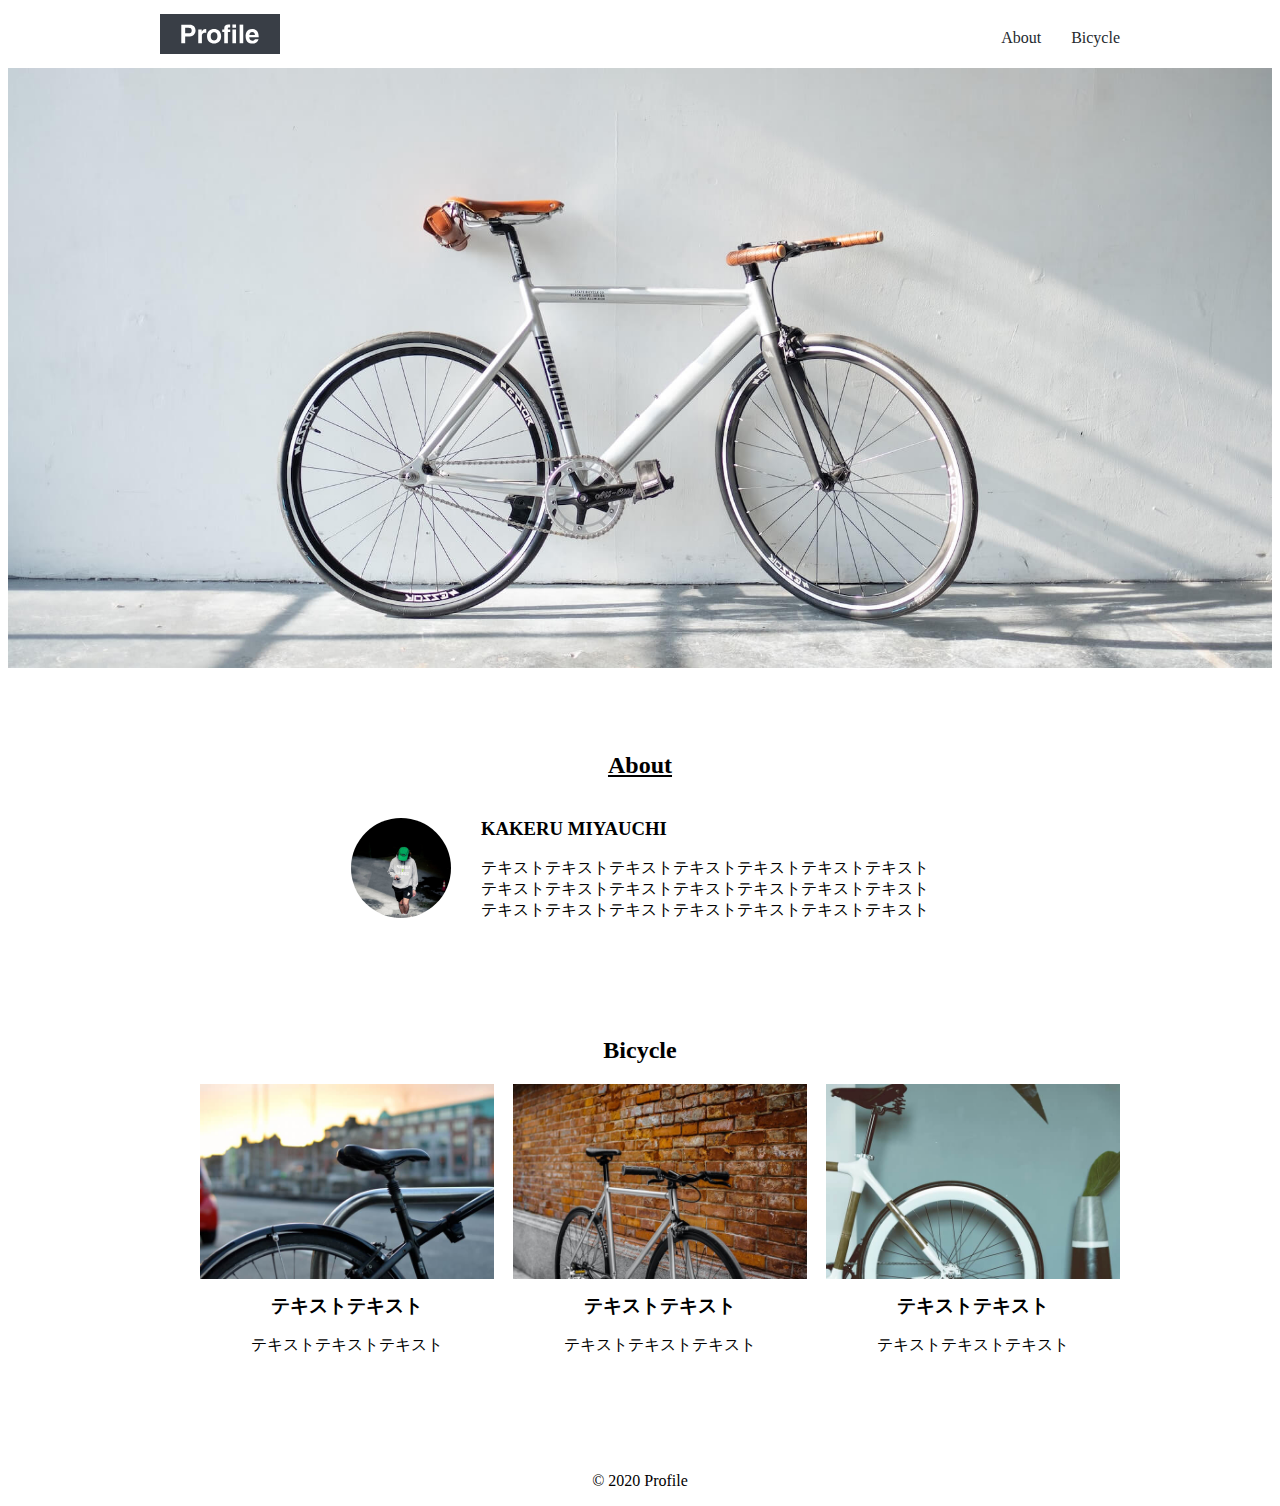
<file: practice/index.html>
<!DOCTYPE html>
<html lang="jp">
<head>
  <meta charset="UTF-8">
  <meta name="viewport" content="width=device-width, initial-scale=1.0">
  <title>Profile</title>
  <link rel="stylesheet" href="css/style.css">
</head>
<body>
  <!-- ヘッダー -->
  <header id="header" class="wrapper">
    <h1 class="profile">
      <a href="index.html"><img src="img/logo.svg" alt="profile"></a>
    </h1>
    <nav>
      <ul>
        <li><a href="#section1">About</a></li>
        <li><a href="#section2">Bicycle</a></li>
      </ul>  
    </nav>
  </header>

  <!-- メインビジュアル -->
  <main>
    <div class="mainpicture">
      <img src="img/mainvisual.jpg" alt="自転車">
    </div>

   <!-- about -->
    <section id="section1" class="wrapper">
      <h2>About</h2>
      <div class="myprofile">
       <img src="img/about.jpg" alt="">
         <div class="text">
         <h3>KAKERU MIYAUCHI</h3>
         <p>
          テキストテキストテキストテキストテキストテキストテキスト<br>
          テキストテキストテキストテキストテキストテキストテキスト<br>
          テキストテキストテキストテキストテキストテキストテキスト
         </p>
        </div>
      </div>
    </section>
    <!-- Bicycle -->
    <section id="section2" class="wrapper">
     <h2>Bicycle</h2>
      <ul>
        <li>
          <img src="img/bicycle1.jpg" alt="テキスト">
          <h3 class="content-title">テキストテキスト</h3>
          <p>テキストテキストテキスト</p>
        </li>
        <li>
          <img src="img/bicycle2.jpg" alt="テキスト">
          <h3 class="content-title">テキストテキスト</h3>
          <p>テキストテキストテキスト</p>
        </li>
        <li>
          <img src="img/bicycle3.jpg" alt="テキスト">
          <h3 class="content-title">テキストテキスト</h3>
          <p>テキストテキストテキスト</p>
        </li>
      </ul>
    </section>
  </main>

  <footer id="footer">
   <p>&copy; 2020 Profile</p>
  </footer>
  
</body>
</html>
</file>
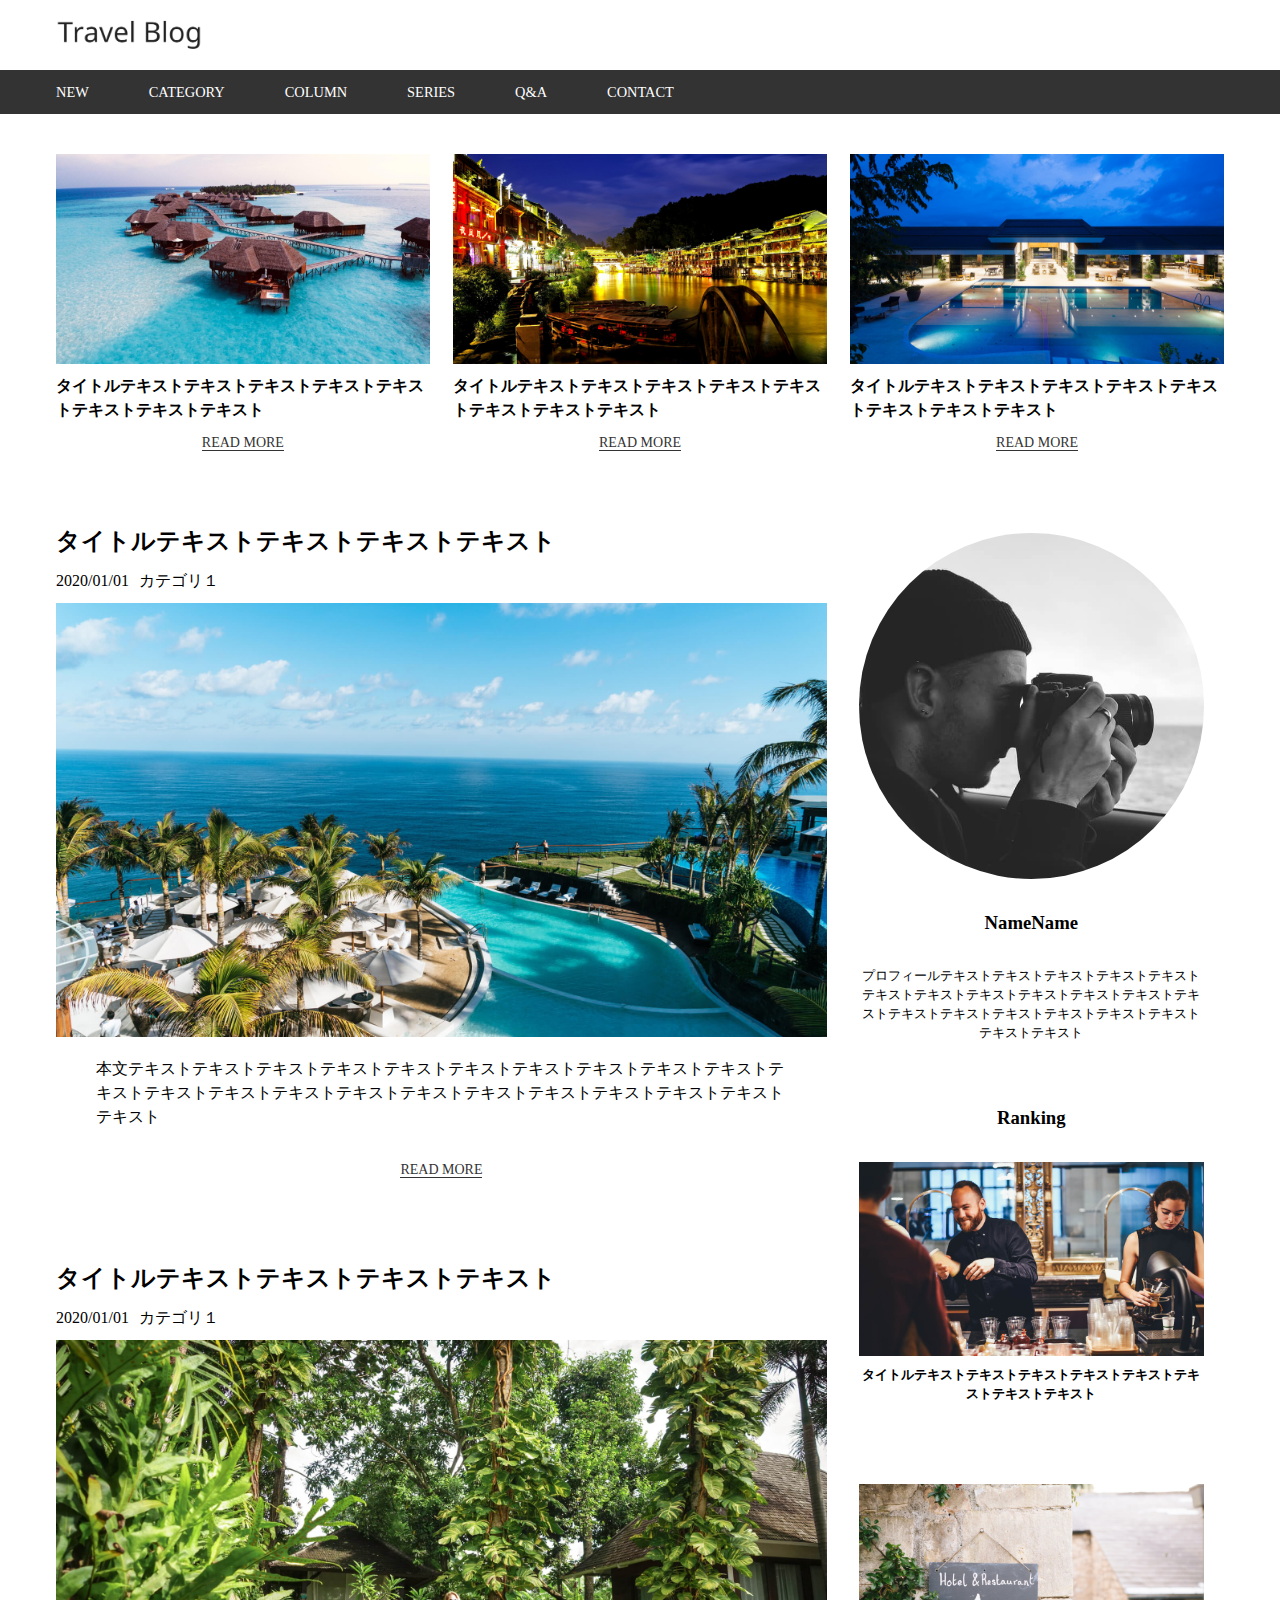
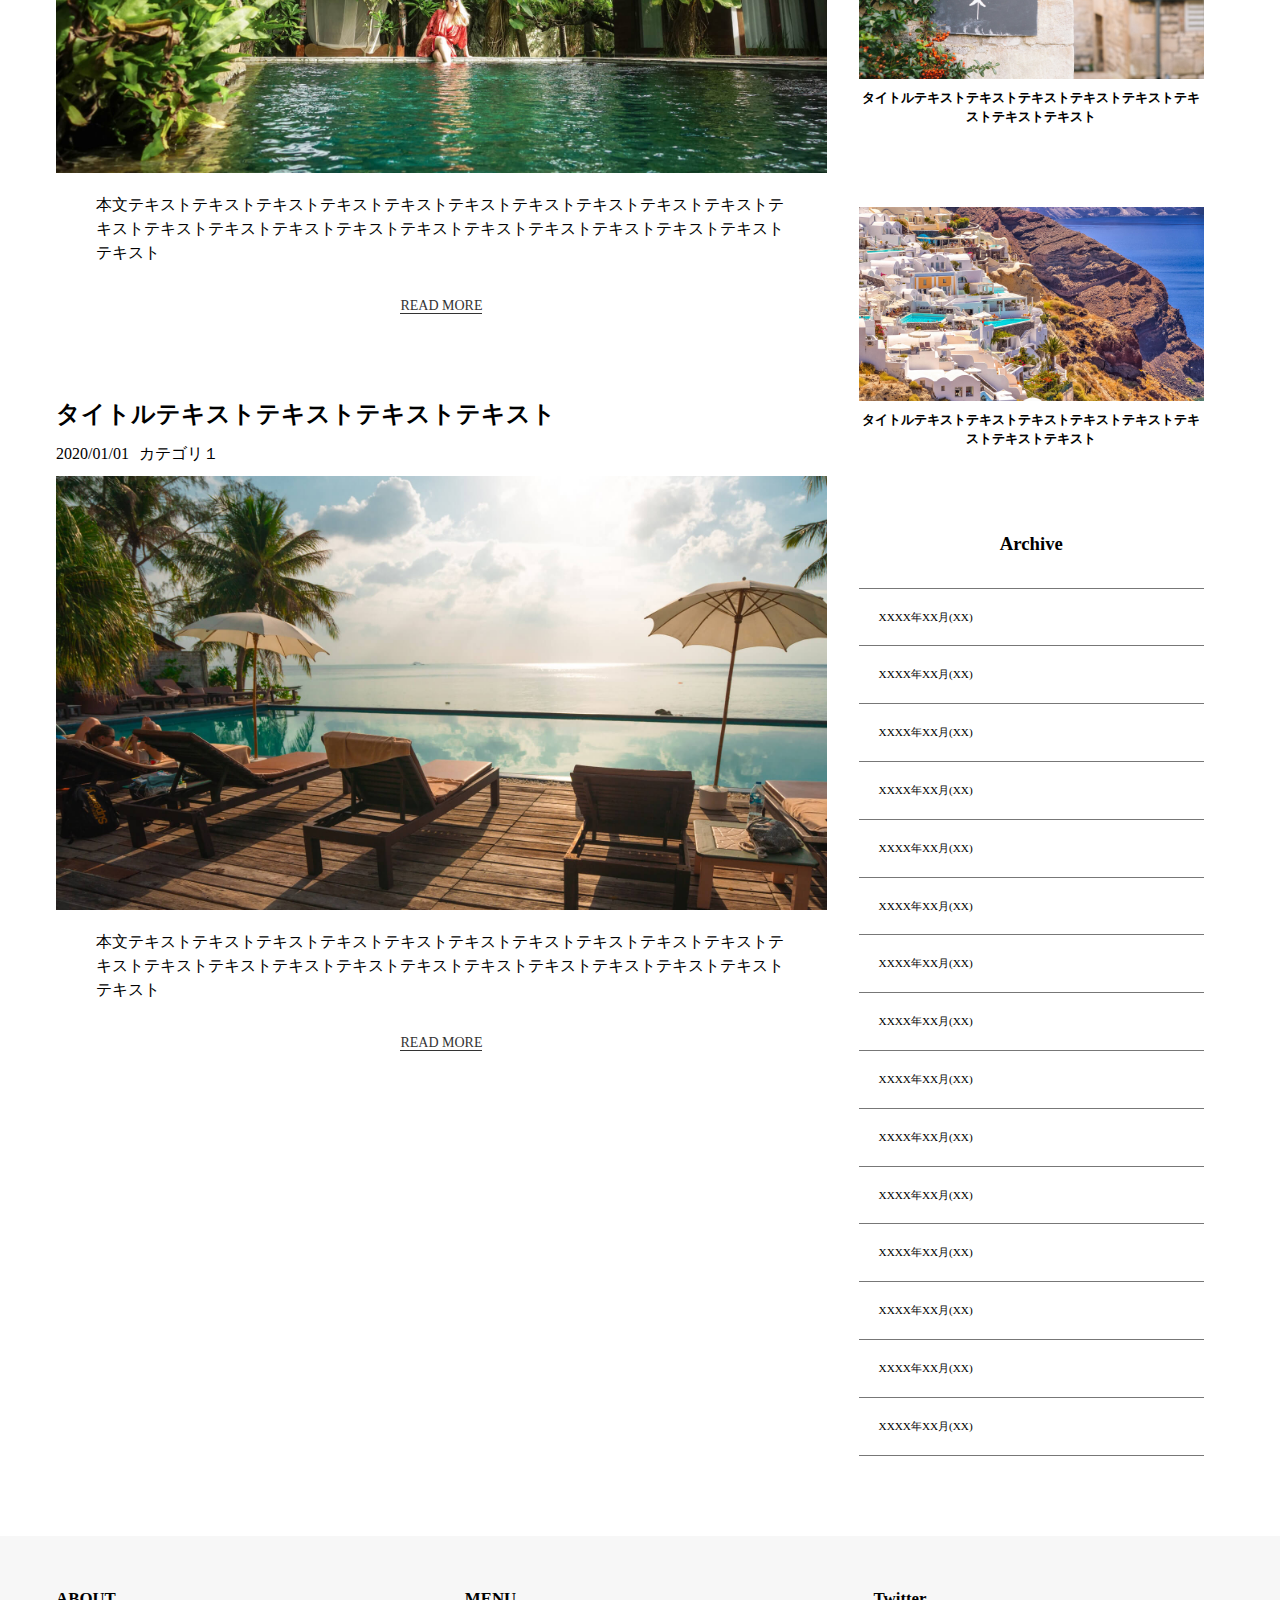
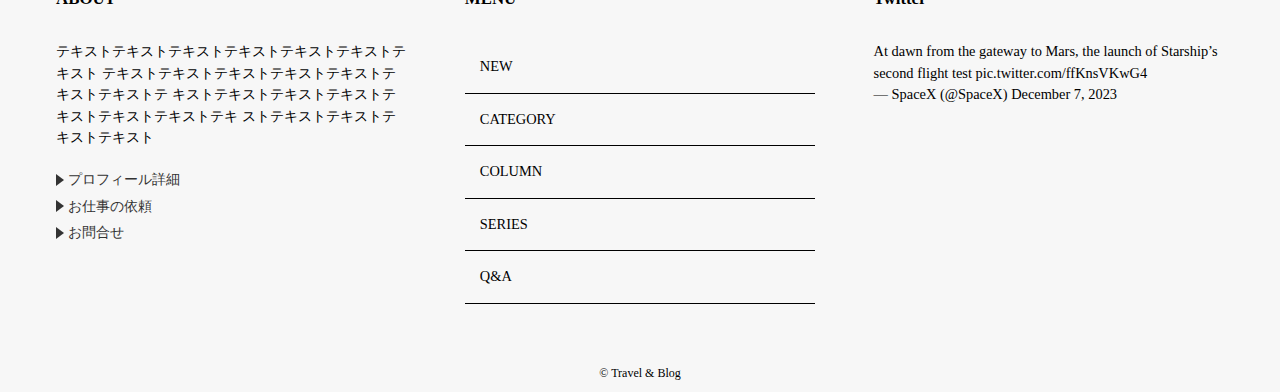
<file: Travel Vlog/index.html>
<!DOCTYPE html>
<html lang="ja">
<head>
  <meta charset="UTF-8">
  <meta name="viewport" content="width=device-width, initial-scale=1.0">
  <title>Document</title>
  <link rel="stylesheet" href="css/reset.css">
  <link rel="stylesheet" href="css/style.css">
</head>
<body>
  <header id="header">
    <h1 id="site-title" class="wrapper">
      <a href="#"><img src="img/logo.svg" alt="Travel Blog"></a>
    </h1>
    <nav id="navi">
      <ul class="wrapper">
        <li>
          <a href="#">NEW</a>
        </li>
        <li>
          <a href="#">CATEGORY</a>
        </li>
        <li>
          <a href="#">COLUMN</a>
        </li>
        <li>
          <a href="#">SERIES</a>
        </li>
        <li>
          <a href="#">Q&A</a>
        </li>
        <li>
          <a href="#">CONTACT</a>
        </li>
      </ul>
    </nav>
  </header>

  <div id="pickup" class="wrapper">
    <article>
      <img src="img/pickup1.jpg" alt="テキスト">
      <h2 class="article-title">タイトルテキストテキストテキストテキストテキストテキストテキストテキスト</h2>
      <div class="readmore"><a href="#">READ MORE</a></div>
    </article>

    <article>
      <img src="img/pickup2.jpg" alt="テキスト">
      <h2 class="article-title">タイトルテキストテキストテキストテキストテキストテキストテキストテキスト</h2>
      <div class="readmore"><a href="#">READ MORE</a></div>
    </article>

    <article>
      <img src="img/pickup3.jpg" alt="テキスト">
      <h2 class="article-title">タイトルテキストテキストテキストテキストテキストテキストテキストテキスト</h2>
      <div class="readmore"><a href="#">READ MORE</a></div>
    </article>


  </div>
  <div id="container" class="wrapper">
      <main>
         <article>
          <h2 class="article-title">タイトルテキストテキストテキストテキスト</h2>
          <ul class="kiji">
            <li>
              <a href="#">2020/01/01</a>
            </li>
            <li>
              <a href="#">カテゴリ１</a>
            </li>
          </ul>
          <img src="img/main1.jpg" alt="テキスト">
          <p class="text">本文テキストテキストテキストテキストテキストテキストテキストテキストテキストテキストテキストテキストテキストテキストテキストテキストテキストテキストテキストテキストテキストテキスト</p>
          <div class="readmore"><a href="#">READ MORE</a></div>
        </article>

        <article>
          <h2 class="article-title">タイトルテキストテキストテキストテキスト</h2>
          <ul class="kiji">
            <li>
              <a href="#">2020/01/01</a>
            </li>
            <li>
              <a href="#">カテゴリ１</a>
            </li>
          </ul>
          <img src="img/main2.jpg" alt="テキスト">
          <p class="text">本文テキストテキストテキストテキストテキストテキストテキストテキストテキストテキストテキストテキストテキストテキストテキストテキストテキストテキストテキストテキストテキストテキスト</p>
          <div class="readmore"><a href="#">READ MORE</a></div>
        </article>

        <article>
          <h2 class="article-title">タイトルテキストテキストテキストテキスト</h2>
          <ul class="kiji">
            <li>
              <a href="#">2020/01/01</a>
            </li>
            <li>
              <a href="#">カテゴリ１</a>
            </li>
          </ul>
          <img src="img/main3.jpg" alt="テキスト">
          <p class="text">本文テキストテキストテキストテキストテキストテキストテキストテキストテキストテキストテキストテキストテキストテキストテキストテキストテキストテキストテキストテキストテキストテキスト</p>
          <div class="readmore"><a href="#">READ MORE</a></div>
        </article>
    </main>

    <aside id="sidebar">
      <section class="ather">
        <img src="img/author.jpg" alt="human">
        <h3 class="name">NameName</h3>
        <p class="profile">プロフィールテキストテキストテキストテキストテキストテキストテキストテキストテキストテキストテキストテキストテキストテキストテキストテキストテキストテキストテキストテキスト</p>
      </section>
      <section class="ranking">
        <h3 class="side-title">Ranking</h3>
        <article>
          <a href="#">
            <img src="img/ranking1.jpg" alt="テキスト">
            <h4 class="side-text">タイトルテキストテキストテキストテキストテキストテキストテキストテキスト</h4>
          </a>
        </article>
        <article>
          <a href="#">
            <img src="img/ranking2.jpg" alt="テキスト">
            <h4 class="side-text">タイトルテキストテキストテキストテキストテキストテキストテキストテキスト</h4>
          </a>
        </article>
        <article>
          <a href="#"></a>
            <img src="img/ranking3.jpg" alt="テキスト">
            <h4 class="side-text">タイトルテキストテキストテキストテキストテキストテキストテキストテキスト</h4>
          </a>
        </article>
      </section>

      <section class="archive">
        <h3 class="side-title">Archive</h3>
        <ul>
          <li>
            <a href="#">XXXX年XX月(XX)</a>
          </li>
          <li>
            <a href="#">XXXX年XX月(XX)</a>
            </li>
          <li>
            <a href="#">XXXX年XX月(XX)</a>
          </li>
          <li>
            <a href="#">XXXX年XX月(XX)</a>
          </li>
          <li>
            <a href="#">XXXX年XX月(XX)</a>
           </li>
          <li>
            <a href="#">XXXX年XX月(XX)</a>
          </li>
          <li>
            <a href="#">XXXX年XX月(XX)</a>
          </li>
          <li>
            <a href="#">XXXX年XX月(XX)</a>
          </li>
          <li>
            <a href="#">XXXX年XX月(XX)</a>
          </li>
          <li>
            <a href="#">XXXX年XX月(XX)</a>
          </li>
          <li>
            <a href="#">XXXX年XX月(XX)</a>
          </li>
          <li>
            <a href="#">XXXX年XX月(XX)</a>
          </li>
          <li>
            <a href="#">XXXX年XX月(XX)</a>
          </li>
          <li>
            <a href="#">XXXX年XX月(XX)</a>
          </li>
          <li>
            <a href="#">XXXX年XX月(XX)</a>
          </li>
        </ul>
      </section>
    </aside>
  </div>

  <footer id="footer">
    <div class="content wrapper">
      <section class="item">
       <h3 class="footer-menu">ABOUT</h3>
        <p>テキストテキストテキストテキストテキストテキストテキスト
         テキストテキストテキストテキストテキストテキストテキストテ
         キストテキストテキストテキストテキストテキストテキストテキ
         ストテキストテキストテキストテキスト
        </p>
        <ul class="about-list">
          <li>
            <a href="#" class="arrow">プロフィール詳細</a>
          </li>
          <li>
            <a href="#" class="arrow">お仕事の依頼</a>
          </li>
          <li>
            <a href="#" class="arrow">お問合せ</a>
          </li>
        </ul>
      </section>

      <section class="item">
        <h3 class="footer-menu">MENU</h3>
        <ul class="menu-list">
          <li>
            <a href="#">NEW</a>
          </li>
          <li>
            <a href="#">CATEGORY</a>
          </li>
          <li>
            <a href="#">COLUMN</a>
          </li>
          <li>
            <a href="#">SERIES</a>
          </li>
          <li>
            <a href="#">Q&A</a>
          </li>
        </ul>
      </section>

      <section class="item">
        <h3 class="footer-menu">Twitter</h3>
        <blockquote class="twitter-tweet"><p lang="en" dir="ltr">At dawn from the gateway to Mars, the launch of Starship’s second flight test <a href="https://t.co/ffKnsVKwG4">pic.twitter.com/ffKnsVKwG4</a></p>&mdash; SpaceX (@SpaceX) <a href="https://twitter.com/SpaceX/status/1732824684683784516?ref_src=twsrc%5Etfw">December 7, 2023</a></blockquote> <script async src="https://platform.twitter.com/widgets.js" charset="utf-8"></script>
      </section>
    </div>
    <p class="copyright">&copy; Travel &amp; Blog</p>
  </footer>
  
</body>
</html>
</file>
<file: practice/css/style.css>
html {
  font-size: 100%;
}

img{
  max-width: 100%;
}

a{
  text-decoration: none;
}

.wrapper{
  max-width: 960px;
  margin: 0 auto 100px auto;
  padding: 0 4%;
  text-align: center;
}

#header{
  height: 60px;
  display: flex;
  justify-content: space-between;
  align-items: center;
  margin: 0 auto;
}

#header img{
  height: 40px;
}

#header ul{
  padding: 10px 0;
  display: flex;
}

#header li{
  margin-left: 30px;
  list-style: none;
}

#header li a{
  color: #24292e;
}

#header li a:hover{
  opacity: 0.7;
}

.mainpicture{
  margin-bottom: 80px;
}

.mainpicture img{
  height: 600px;
  max-width: 1920px;
  width: 100%;
  object-fit: cover;
}

#section1 .myprofile{
  display: flex;
  justify-content: center;
  align-items: center;
}

#section1 img{
  width: 100px;
  height: 100px;
  border-radius: 50%;
  margin-right: 30px;
}

#section1 .text{
  text-align: left;
}

#section1 h2{
  text-decoration: underline;
}

#section2 ul{
  display: flex;
  justify-content: space-between;
}

#section2 li{
  width: 32%;
  list-style: none;

  
}

.content-title{
  font-size: 1ren;
  margin: 10px 0;
}

li{
  list-style: none;
}

#footer{
  text-align: center;
}

@media screen and (max-width: 600px) {
  .mainpicture img{
   height: calc(100vh - 60px);
  }
}

@media screen and (max-width: 600px){
  #section1 .myprofile{
   flex-direction: column;
  }
  #section1 img{
    margin-right: 0;
  }
}

@media screen and (max-width: 600px) {
  #section2 ul{
    flex-direction: column;
    padding: 0;
  }
  #section2 li{
    width: 100%;
    margin-bottom: 30px;
  }
}
</file>
<file: Travel Vlog/css/style.css>
html{
  font-size: 100%;
}

.wrapper{
  max-width: 1200px;
  padding: 0 16px;
  margin: 0 auto;
}

#site-title img{
  width: 145px;
  height: 30px;
}
#site-title {
  padding: 20px 16px;
}

#navi{
  background-color: #333;
}

#navi ul{
  display: flex;
  justify-content: flex-start;
  align-items: center;
}

#navi li{
  padding: 10px 60px 10px 0;
}

#navi a{
  font-size: 0.9rem;
  color: #fff;
}

#pickup{
  display: flex;
  justify-content: space-between;
  padding-top: 40px;
  margin-bottom: 60px;
}

#pickup article{
  width: 32%;
}

.article-title{
  font-size: 1rem;
  margin: 10px 0;
}

.readmore{
  font-size: 0.875rem;
  text-align: center;
}

.readmore a {
  padding-bottom: 1px;
  color: #333;
  position: relative;
}

.readmore a::after {
  content: '';
  position: absolute;
  height: 1px;
  width: 100%;
  left: 0;
  bottom: 0;
  background: #333;
  transition: all 200ms ease;
}

.readmore a:hover::after {
  opacity: 0;
  transform: translateY(3px);
}

a{
  text-decoration: none;
}

#container{
  display: flex;
  justify-content: space-between;
}

#container article{
  margin-bottom: 80px;
}

main{
  width: 66%;
}

main .article-title{

  font-size: 1.5rem;
}

.kiji{
  display: flex;
  justify-content: flex-start;
  padding: 0 0 10px;
}

.kiji a{
  margin-right: 10px;
}

.text{
  padding: 20px 40px 30px;
}

#sidebar{
  width: 33%;
  padding: 20px;
}

.ather{
  text-align: center;
  margin: 0 0 60px;
}

.ather img{
  width: 100%;
  height: 100%;
  border-radius: 50%;
  margin: 0 0 30px;
}

.name{
  margin: 0 0 30px;
}

.profile{
  font-size: 0.8rem;
}

.ranking{
  margin: 0 0 60px;
  text-align: center;
}

.side-title{
  margin: 0 0 30px;
}

.side-text{
  font-size: 0.8rem;
  margin-top: 10px;
}

.archive{
  text-align: center;
  margin-bottom: 60px;
}

.archive ul{
  border-bottom: solid #777 1px;
}

.archive li{
  padding: 20px;
  text-align: left;
  font-size: 0.7rem;
  border-top: solid 1px #777;
}

#footer{
  background-color: #f7f7f7;
  font-size: 0.9rem;
}

#footer .content{
  display: flex;
  justify-content: space-between;
  padding: 50px 16px;
}

.item{
  width: 30%;

}

.footer-menu{
  margin: 0 0 30px;
}

#footer ul.about-list {
  margin: 20px 0;
}
#footer ul.about-list li {
  margin-bottom: 5px;
}
#footer ul.about-list .arrow {
  position: relative;
  display: inline-block;
  padding-left: 12px;
  color: #333;
}

#footer ul.about-list .arrow::before {
  content: '';
  width: 0;
  height: 0;
  border-style: solid;
  border-width: 6px 0 6px 8px;
  border-color: transparent transparent transparent #333;
  position: absolute;
  top: 50%;
  left: 0;
  margin-top: -6px;
}

.item .menu-list li{
  padding: 15px;
  border-bottom: solid #000 1px;
}

.copyright{
  text-align: center;
  padding: 10px 0;
  font-size: 0.75rem;
}

@media screen and (max-width: 767px){
  #header .site-title{
    padding: 20px 16px;
  }

  #navi{
    overflow-x: scroll;
  }

  #pickup{
    flex-direction: column;
    padding-top: 40px;
  }

  #pickup article{
    width: 100%;
    margin-bottom: 30px;
  }

  #container{
    flex-direction: column;
  }

  main{
    width: 100%;
  }

  #sidebar{
    width: 100%;
    padding: 0;
  }

  #footer .content{
    flex-direction: column;
  }

  #footer .item{
    width: 100%;
    margin-bottom: 30px;
  }


}
</file>
